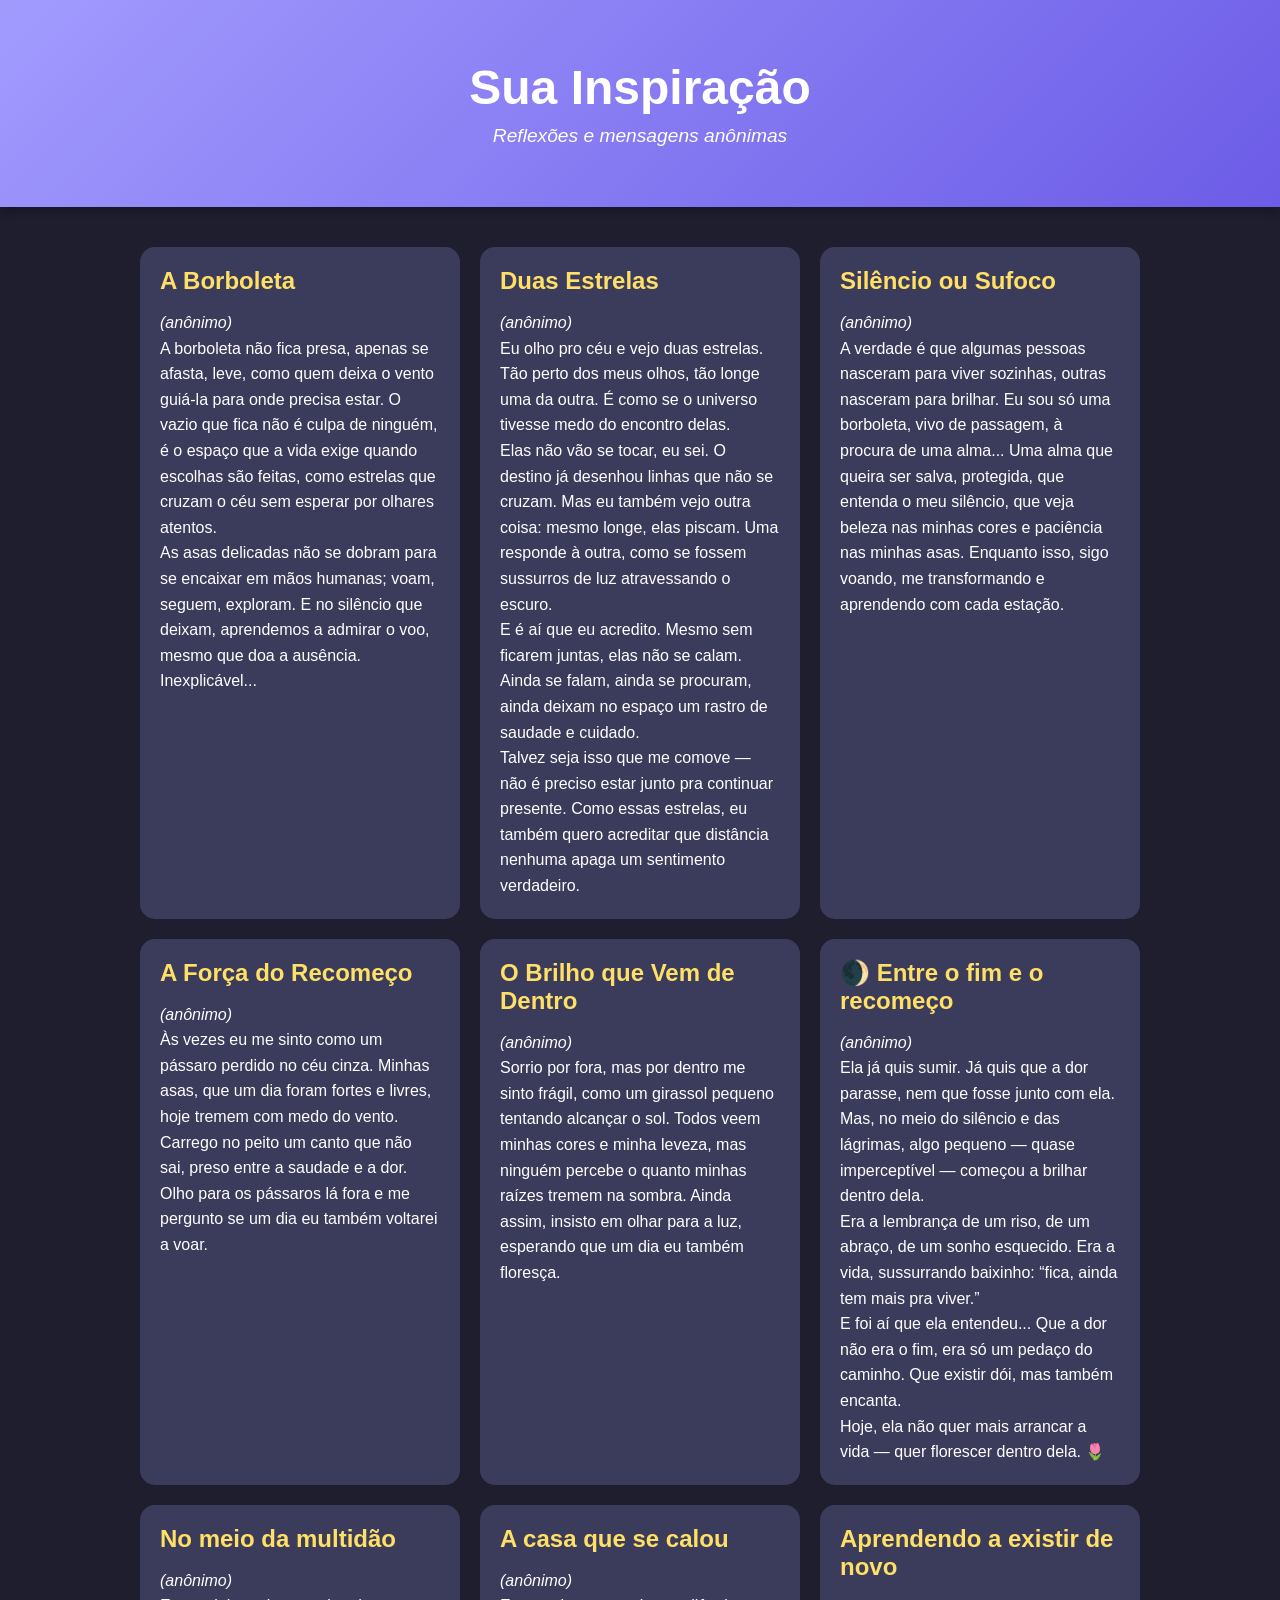
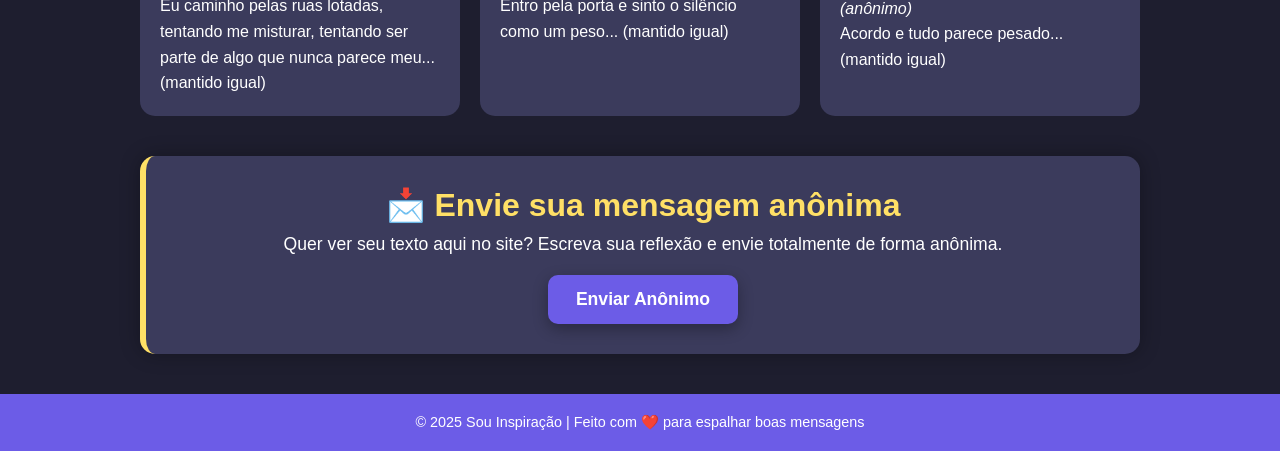
<file: index.html>
<!DOCTYPE html>
<html lang="pt-BR">
<head>
    <meta charset="UTF-8">
    <meta name="viewport" content="width=device-width, initial-scale=1.0">
    <title>Sou Inspiração</title>
    <link rel="stylesheet" href="historia.css">
</head>
<body>
    <header>
        <div class="container">
            <h1>Sua Inspiração</h1>
            <p>Reflexões e mensagens anônimas</p>
        </div>
    </header>

    <main class="container">
        <section class="posts">

            <article class="post">
                <h2>A Borboleta</h2>
                <p><em>(anônimo)</em></p>
                <p>A borboleta não fica presa, apenas se afasta, leve, como quem deixa o vento guiá-la para onde precisa estar.  
                O vazio que fica não é culpa de ninguém, é o espaço que a vida exige quando escolhas são feitas, como estrelas que cruzam o céu sem esperar por olhares atentos.</p>
                <p>As asas delicadas não se dobram para se encaixar em mãos humanas; voam, seguem, exploram.  
                E no silêncio que deixam, aprendemos a admirar o voo, mesmo que doa a ausência.</p>
                <p>Inexplicável...</p>
            </article>

            <article class="post">
                <h2>Duas Estrelas</h2>
                <p><em>(anônimo)</em></p>
                <p>Eu olho pro céu e vejo duas estrelas.  
                Tão perto dos meus olhos, tão longe uma da outra.  
                É como se o universo tivesse medo do encontro delas.</p>
                <p>Elas não vão se tocar, eu sei.  
                O destino já desenhou linhas que não se cruzam.  
                Mas eu também vejo outra coisa: mesmo longe, elas piscam.  
                Uma responde à outra, como se fossem sussurros de luz atravessando o escuro.</p>
                <p>E é aí que eu acredito.  
                Mesmo sem ficarem juntas, elas não se calam.  
                Ainda se falam, ainda se procuram,  
                ainda deixam no espaço um rastro de saudade e cuidado.</p>
                <p>Talvez seja isso que me comove —  
                não é preciso estar junto pra continuar presente.  
                Como essas estrelas, eu também quero acreditar  
                que distância nenhuma apaga um sentimento verdadeiro.</p>
            </article>

            <article class="post">
                <h2>Silêncio ou Sufoco</h2>
                <p><em>(anônimo)</em></p>
                <p>A verdade é que algumas pessoas nasceram para viver sozinhas, outras nasceram para brilhar.  
                Eu sou só uma borboleta, vivo de passagem, à procura de uma alma...  
                Uma alma que queira ser salva, protegida, que entenda o meu silêncio,  
                que veja beleza nas minhas cores e paciência nas minhas asas.  
                Enquanto isso, sigo voando, me transformando e aprendendo com cada estação.</p>
            </article>

            <article class="post">
                <h2>A Força do Recomeço</h2>
                <p><em>(anônimo)</em></p>
                <p>Às vezes eu me sinto como um pássaro perdido no céu cinza.  
                Minhas asas, que um dia foram fortes e livres, hoje tremem com medo do vento.  
                Carrego no peito um canto que não sai, preso entre a saudade e a dor.  
                Olho para os pássaros lá fora e me pergunto se um dia eu também voltarei a voar.</p>
            </article>

            <article class="post">
                <h2>O Brilho que Vem de Dentro</h2>
                <p><em>(anônimo)</em></p>
                <p>Sorrio por fora, mas por dentro me sinto frágil,  
                como um girassol pequeno tentando alcançar o sol.  
                Todos veem minhas cores e minha leveza,  
                mas ninguém percebe o quanto minhas raízes tremem na sombra.  
                Ainda assim, insisto em olhar para a luz,  
                esperando que um dia eu também floresça.</p>
            </article>

            <article class="post">
                <h2>🌒 Entre o fim e o recomeço</h2>
                <p><em>(anônimo)</em></p>
                <p>Ela já quis sumir.  
                Já quis que a dor parasse, nem que fosse junto com ela.  
                Mas, no meio do silêncio e das lágrimas, algo pequeno — quase imperceptível — começou a brilhar dentro dela.</p>
                <p>Era a lembrança de um riso, de um abraço, de um sonho esquecido.  
                Era a vida, sussurrando baixinho: “fica, ainda tem mais pra viver.”</p>
                <p>E foi aí que ela entendeu...  
                Que a dor não era o fim, era só um pedaço do caminho.  
                Que existir dói, mas também encanta.</p>
                <p>Hoje, ela não quer mais arrancar a vida — quer florescer dentro dela. 🌷</p>
            </article>

            <article class="post">
                <h2>No meio da multidão</h2>
                <p><em>(anônimo)</em></p>
                <p>Eu caminho pelas ruas lotadas, tentando me misturar, tentando ser parte de algo que nunca parece meu... (mantido igual)</p>
            </article>

            <article class="post">
                <h2>A casa que se calou</h2>
                <p><em>(anônimo)</em></p>
                <p>Entro pela porta e sinto o silêncio como um peso... (mantido igual)</p>
            </article>

            <article class="post">
                <h2>Aprendendo a existir de novo</h2>
                <p><em>(anônimo)</em></p>
                <p>Acordo e tudo parece pesado... (mantido igual)</p>
            </article>

        </section>

        <!-- 🔥 GARRA COM BOTÃO PARA ENVIAR ANÔNIMO -->
        <section class="garra">
            <h2>📩 Envie sua mensagem anônima</h2>
            <p>Quer ver seu texto aqui no site? Escreva sua reflexão e envie totalmente de forma anônima.</p>

            <a class="btn-enviar" 
               href="mailto:campodemorango828@gmai.com.com?subject=Mensagem%20An%C3%B4nima&body=Escreva%20aqui%20sua%20mensagem%20an%C3%B4nima%3A">
                Enviar Anônimo
            </a>
        </section>
    </main>

    <footer>
        <div class="container">
            <p>&copy; 2025 Sou Inspiração | Feito com ❤️ para espalhar boas mensagens</p>
        </div>
    </footer>
</body>
</html>
</file>
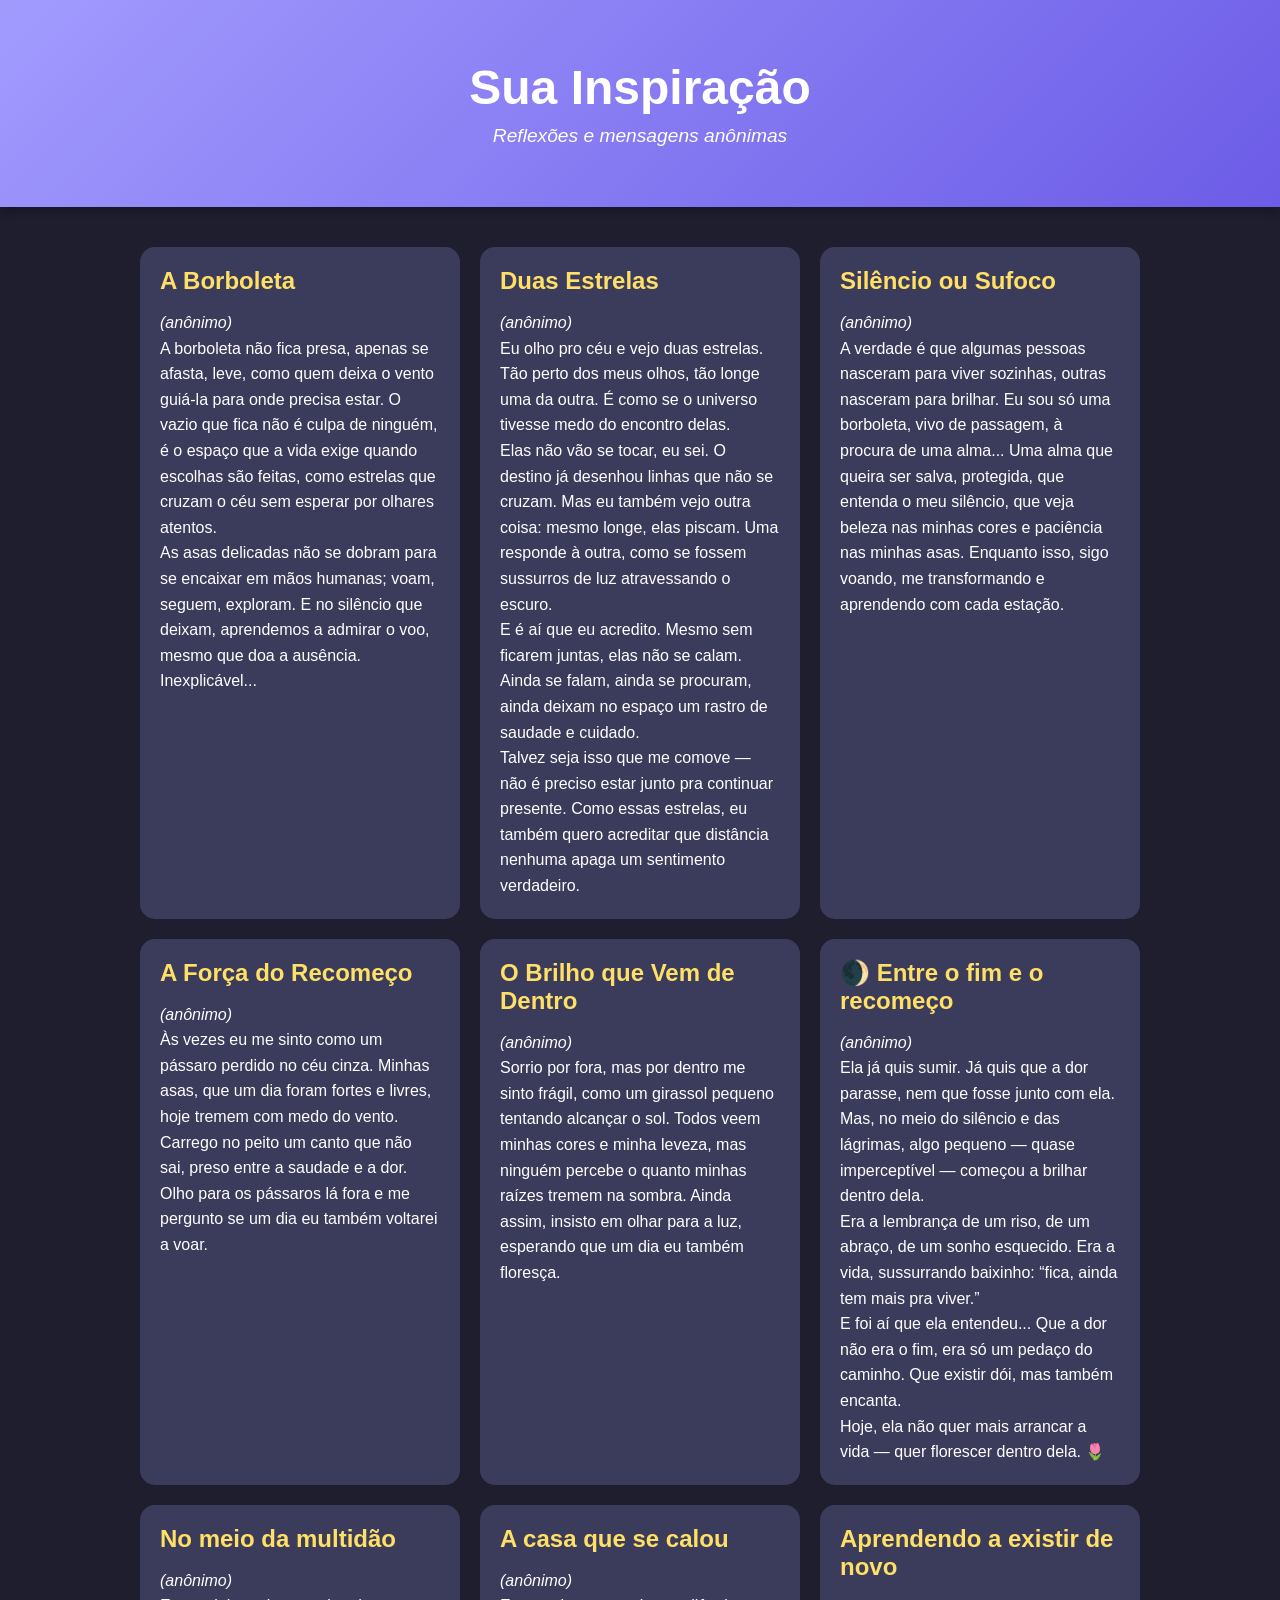
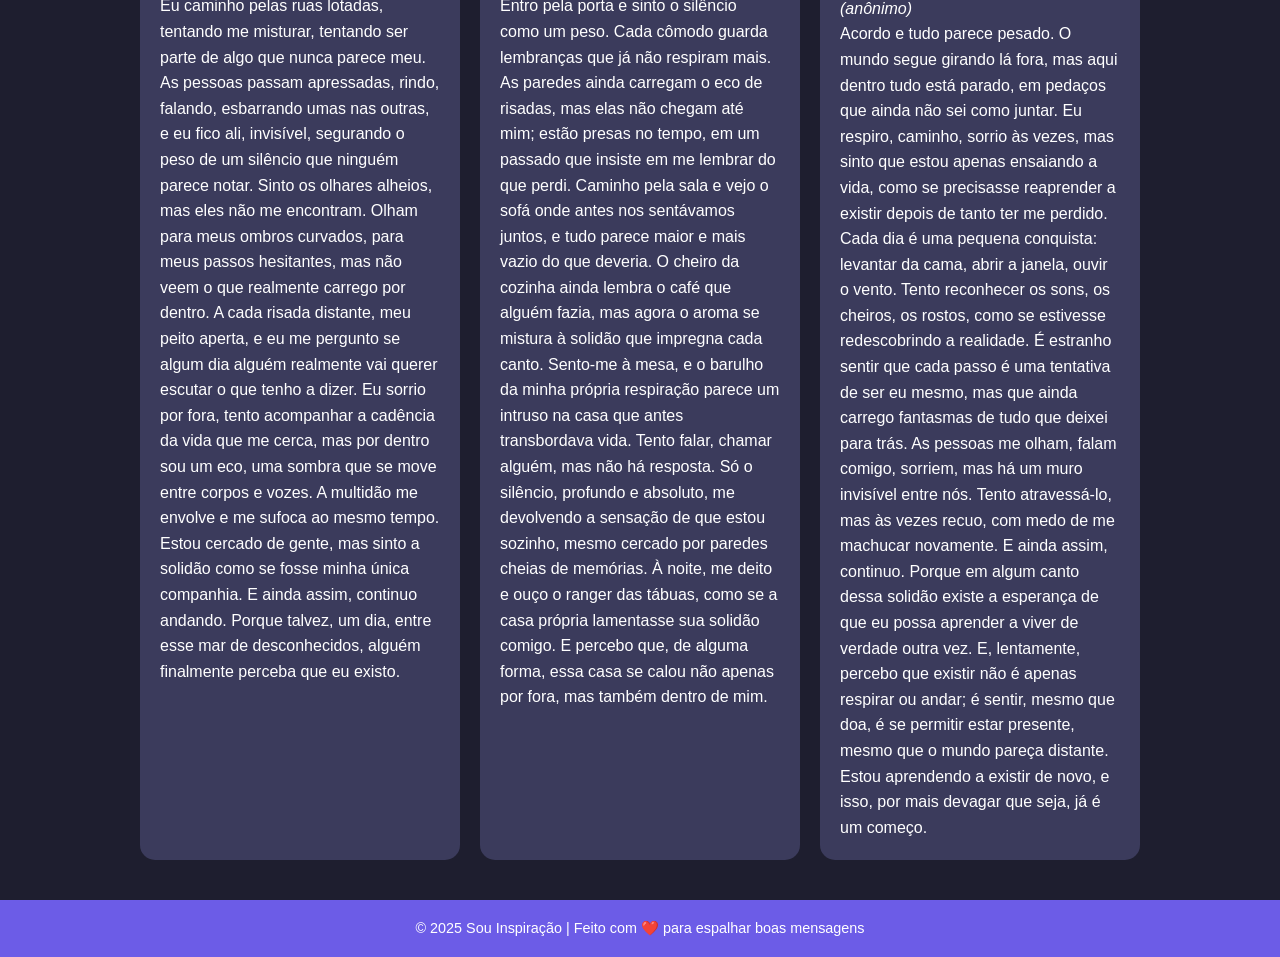
<file: historia.html>
<!DOCTYPE html>
<html lang="pt-BR">
<head>
    <meta charset="UTF-8">
    <meta name="viewport" content="width=device-width, initial-scale=1.0">
    <title>Sou Inspiração</title>
    <link rel="stylesheet" href="historia.css">
</head>
<body>
    <header>
        <div class="container">
            <h1>Sua Inspiração</h1>
            <p>Reflexões e mensagens anônimas</p>
        </div>
    </header>

    <main class="container">
        <section class="posts">

            <article class="post">
                <h2>A Borboleta</h2>
                <p><em>(anônimo)</em></p>
                <p>A borboleta não fica presa, apenas se afasta, leve, como quem deixa o vento guiá-la para onde precisa estar.  
                O vazio que fica não é culpa de ninguém, é o espaço que a vida exige quando escolhas são feitas, como estrelas que cruzam o céu sem esperar por olhares atentos.</p>
                <p>As asas delicadas não se dobram para se encaixar em mãos humanas; voam, seguem, exploram.  
                E no silêncio que deixam, aprendemos a admirar o voo, mesmo que doa a ausência.</p>
                <p>Inexplicável...</p>
            </article>

            <article class="post">
                <h2>Duas Estrelas</h2>
                <p><em>(anônimo)</em></p>
                <p>Eu olho pro céu e vejo duas estrelas.  
                Tão perto dos meus olhos, tão longe uma da outra.  
                É como se o universo tivesse medo do encontro delas.</p>
                <p>Elas não vão se tocar, eu sei.  
                O destino já desenhou linhas que não se cruzam.  
                Mas eu também vejo outra coisa: mesmo longe, elas piscam.  
                Uma responde à outra, como se fossem sussurros de luz atravessando o escuro.</p>
                <p>E é aí que eu acredito.  
                Mesmo sem ficarem juntas, elas não se calam.  
                Ainda se falam, ainda se procuram,  
                ainda deixam no espaço um rastro de saudade e cuidado.</p>
                <p>Talvez seja isso que me comove —  
                não é preciso estar junto pra continuar presente.  
                Como essas estrelas, eu também quero acreditar  
                que distância nenhuma apaga um sentimento verdadeiro.</p>
            </article>

            <article class="post">
                <h2>Silêncio ou Sufoco</h2>
                <p><em>(anônimo)</em></p>
                <p>A verdade é que algumas pessoas nasceram para viver sozinhas, outras nasceram para brilhar.  
                Eu sou só uma borboleta, vivo de passagem, à procura de uma alma...  
                Uma alma que queira ser salva, protegida, que entenda o meu silêncio,  
                que veja beleza nas minhas cores e paciência nas minhas asas.  
                Enquanto isso, sigo voando, me transformando e aprendendo com cada estação.</p>
            </article>

            <article class="post">
                <h2>A Força do Recomeço</h2>
                <p><em>(anônimo)</em></p>
                <p>Às vezes eu me sinto como um pássaro perdido no céu cinza.  
                Minhas asas, que um dia foram fortes e livres, hoje tremem com medo do vento.  
                Carrego no peito um canto que não sai, preso entre a saudade e a dor.  
                Olho para os pássaros lá fora e me pergunto se um dia eu também voltarei a voar.</p>
            </article>

            <article class="post">
                <h2>O Brilho que Vem de Dentro</h2>
                     <p><em>(anônimo)</em></p>
                <p>Sorrio por fora, mas por dentro me sinto frágil,  
                como um girassol pequeno tentando alcançar o sol.  
                Todos veem minhas cores e minha leveza,  
                mas ninguém percebe o quanto minhas raízes tremem na sombra.  
                Ainda assim, insisto em olhar para a luz,  
                esperando que um dia eu também floresça.</p>
            </article>

            <article class="post">
                <h2>🌒 Entre o fim e o recomeço</h2>
                <p><em>(anônimo)</em></p>
                <p>Ela já quis sumir.  
                Já quis que a dor parasse, nem que fosse junto com ela.  
                Mas, no meio do silêncio e das lágrimas, algo pequeno — quase imperceptível — começou a brilhar dentro dela.</p>
                <p>Era a lembrança de um riso, de um abraço, de um sonho esquecido.  
                Era a vida, sussurrando baixinho: “fica, ainda tem mais pra viver.”</p>
                <p>E foi aí que ela entendeu...  
                Que a dor não era o fim, era só um pedaço do caminho.  
                Que existir dói, mas também encanta.</p>
                <p>Hoje, ela não quer mais arrancar a vida — quer florescer dentro dela. 🌷</p>
            </article>

             <article class="post">
                <h2>No meio da multidão</h2>
                <p><em>(anônimo)</em></p>
                <p>Eu caminho pelas ruas lotadas, tentando me misturar, tentando ser parte de algo que nunca parece meu. As pessoas passam apressadas, rindo, falando, esbarrando umas nas outras, e eu fico ali, invisível, segurando o peso de um silêncio que ninguém parece notar.
Sinto os olhares alheios, mas eles não me encontram. Olham para meus ombros curvados, para meus passos hesitantes, mas não veem o que realmente carrego por dentro. A cada risada distante, meu peito aperta, e eu me pergunto se algum dia alguém realmente vai querer escutar o que tenho a dizer.
Eu sorrio por fora, tento acompanhar a cadência da vida que me cerca, mas por dentro sou um eco, uma sombra que se move entre corpos e vozes. A multidão me envolve e me sufoca ao mesmo tempo. Estou cercado de gente, mas sinto a solidão como se fosse minha única companhia.
E ainda assim, continuo andando. Porque talvez, um dia, entre esse mar de desconhecidos, alguém finalmente perceba que eu existo.</p>
            </article>

             <article class="post">
                <h2>A casa que se calou</h2>
                <p><em>(anônimo)</em></p>
                <p>Entro pela porta e sinto o silêncio como um peso. Cada cômodo guarda lembranças que já não respiram mais. As paredes ainda carregam o eco de risadas, mas elas não chegam até mim; estão presas no tempo, em um passado que insiste em me lembrar do que perdi.
Caminho pela sala e vejo o sofá onde antes nos sentávamos juntos, e tudo parece maior e mais vazio do que deveria. O cheiro da cozinha ainda lembra o café que alguém fazia, mas agora o aroma se mistura à solidão que impregna cada canto.
Sento-me à mesa, e o barulho da minha própria respiração parece um intruso na casa que antes transbordava vida. Tento falar, chamar alguém, mas não há resposta. Só o silêncio, profundo e absoluto, me devolvendo a sensação de que estou sozinho, mesmo cercado por paredes cheias de memórias.
À noite, me deito e ouço o ranger das tábuas, como se a casa própria lamentasse sua solidão comigo. E percebo que, de alguma forma, essa casa se calou não apenas por fora, mas também dentro de mim.</p>
            </article>

             <article class="post">
                <h2>Aprendendo a existir de novo</h2>
                <p><em>(anônimo)</em></p>
                <p>Acordo e tudo parece pesado. O mundo segue girando lá fora, mas aqui dentro tudo está parado, em pedaços que ainda não sei como juntar. Eu respiro, caminho, sorrio às vezes, mas sinto que estou apenas ensaiando a vida, como se precisasse reaprender a existir depois de tanto ter me perdido.
Cada dia é uma pequena conquista: levantar da cama, abrir a janela, ouvir o vento. Tento reconhecer os sons, os cheiros, os rostos, como se estivesse redescobrindo a realidade. É estranho sentir que cada passo é uma tentativa de ser eu mesmo, mas que ainda carrego fantasmas de tudo que deixei para trás.
As pessoas me olham, falam comigo, sorriem, mas há um muro invisível entre nós. Tento atravessá-lo, mas às vezes recuo, com medo de me machucar novamente. E ainda assim, continuo. Porque em algum canto dessa solidão existe a esperança de que eu possa aprender a viver de verdade outra vez.
E, lentamente, percebo que existir não é apenas respirar ou andar; é sentir, mesmo que doa, é se permitir estar presente, mesmo que o mundo pareça distante. Estou aprendendo a existir de novo, e isso, por mais devagar que seja, já é um começo.</p>
            </article>
        </section>
    </main>

    <footer>
        <div class="container">
            <p>&copy; 2025 Sou Inspiração | Feito com ❤️ para espalhar boas mensagens</p>
        </div>
    </footer>
</body>
</html>
</file>
<file: historia.css>
/* Reset básico */
* {
    margin: 0;
    padding: 0;
    box-sizing: border-box;
    font-family: 'Segoe UI', Tahoma, Geneva, Verdana, sans-serif;
}

/* Cores principais */
:root {
    --primary-color: #ffe066; /* amarelo forte para títulos */
    --secondary-color: #1e1e2f; /* fundo escuro */
    --text-color: #ffffff; /* texto branco */
    --post-color: #3b3b5c; /* posts escuros */
    --post-hover-color: #6c5ce7; /* hover roxo vivo */
}

body {
    background-color: var(--secondary-color);
    color: var(--text-color);
}

/* Cabeçalho */
header {
    background: linear-gradient(135deg, #a29bfe, #6c5ce7);
    color: var(--text-color);
    text-align: center;
    padding: 60px 20px;
    box-shadow: 0 4px 10px rgba(0,0,0,0.3);
}

header h1 {
    font-size: 3rem;
    margin-bottom: 10px;
}

header p {
    font-size: 1.2rem;
    font-style: italic;
}

/* Container geral */
.container {
    width: 90%;
    max-width: 1000px;
    margin: 0 auto;
}

/* Posts */
.posts {
    display: grid;
    grid-template-columns: repeat(auto-fit, minmax(280px, 1fr));
    gap: 20px;
    margin: 40px 0;
}

.post {
    background-color: var(--post-color);
    border-radius: 15px;
    padding: 20px;
    position: relative;
    overflow: hidden;
    transition: transform 0.4s ease, box-shadow 0.4s ease, background 0.4s ease;
}

.post:hover {
    transform: translateY(-10px) scale(1.02);
    background: var(--post-hover-color);
    box-shadow: 0 15px 25px rgba(0,0,0,0.4);
}

.post h2 {
    color: var(--primary-color);
    margin-bottom: 15px;
    transition: color 0.4s ease;
}

.post:hover h2 {
    color: #fff;
}

.post p {
    line-height: 1.6;
}

/* GARRA — bloco final */
.garra {
    margin-top: 40px;
    padding: 30px;
    background: #3b3b5c;
    border-left: 6px solid var(--primary-color);
    border-radius: 15px;
    text-align: center;
    box-shadow: 0 0 20px rgba(0, 0, 0, 0.3);
    animation: fadeIn 0.7s ease-in-out;
}

.garra h2 {
    font-size: 2rem;
    color: var(--primary-color);
    margin-bottom: 10px;
}

.garra p {
    font-size: 1.1rem;
    color: #fff;
    margin-bottom: 20px;
}

/* Botão */
.btn-enviar {
    display: inline-block;
    padding: 14px 28px;
    background: #6c5ce7;
    color: #fff;
    font-weight: bold;
    border-radius: 10px;
    text-decoration: none;
    transition: 0.3s;
    font-size: 1.1rem;
    box-shadow: 0 5px 15px rgba(0,0,0,0.3);
}

.btn-enviar:hover {
    background: #a29bfe;
    transform: translateY(-3px);
}

/* Animação de entrada */
@keyframes fadeIn {
    from { opacity: 0; transform: translateY(20px); }
    to { opacity: 1; transform: translateY(0); }
}

/* Footer */
footer {
    background-color: #6c5ce7;
    color: #ffffff;
    text-align: center;
    padding: 20px 10px;
    margin-top: 40px;
    font-size: 0.9rem;
}

footer p {
    margin: 0;
}
</file>
